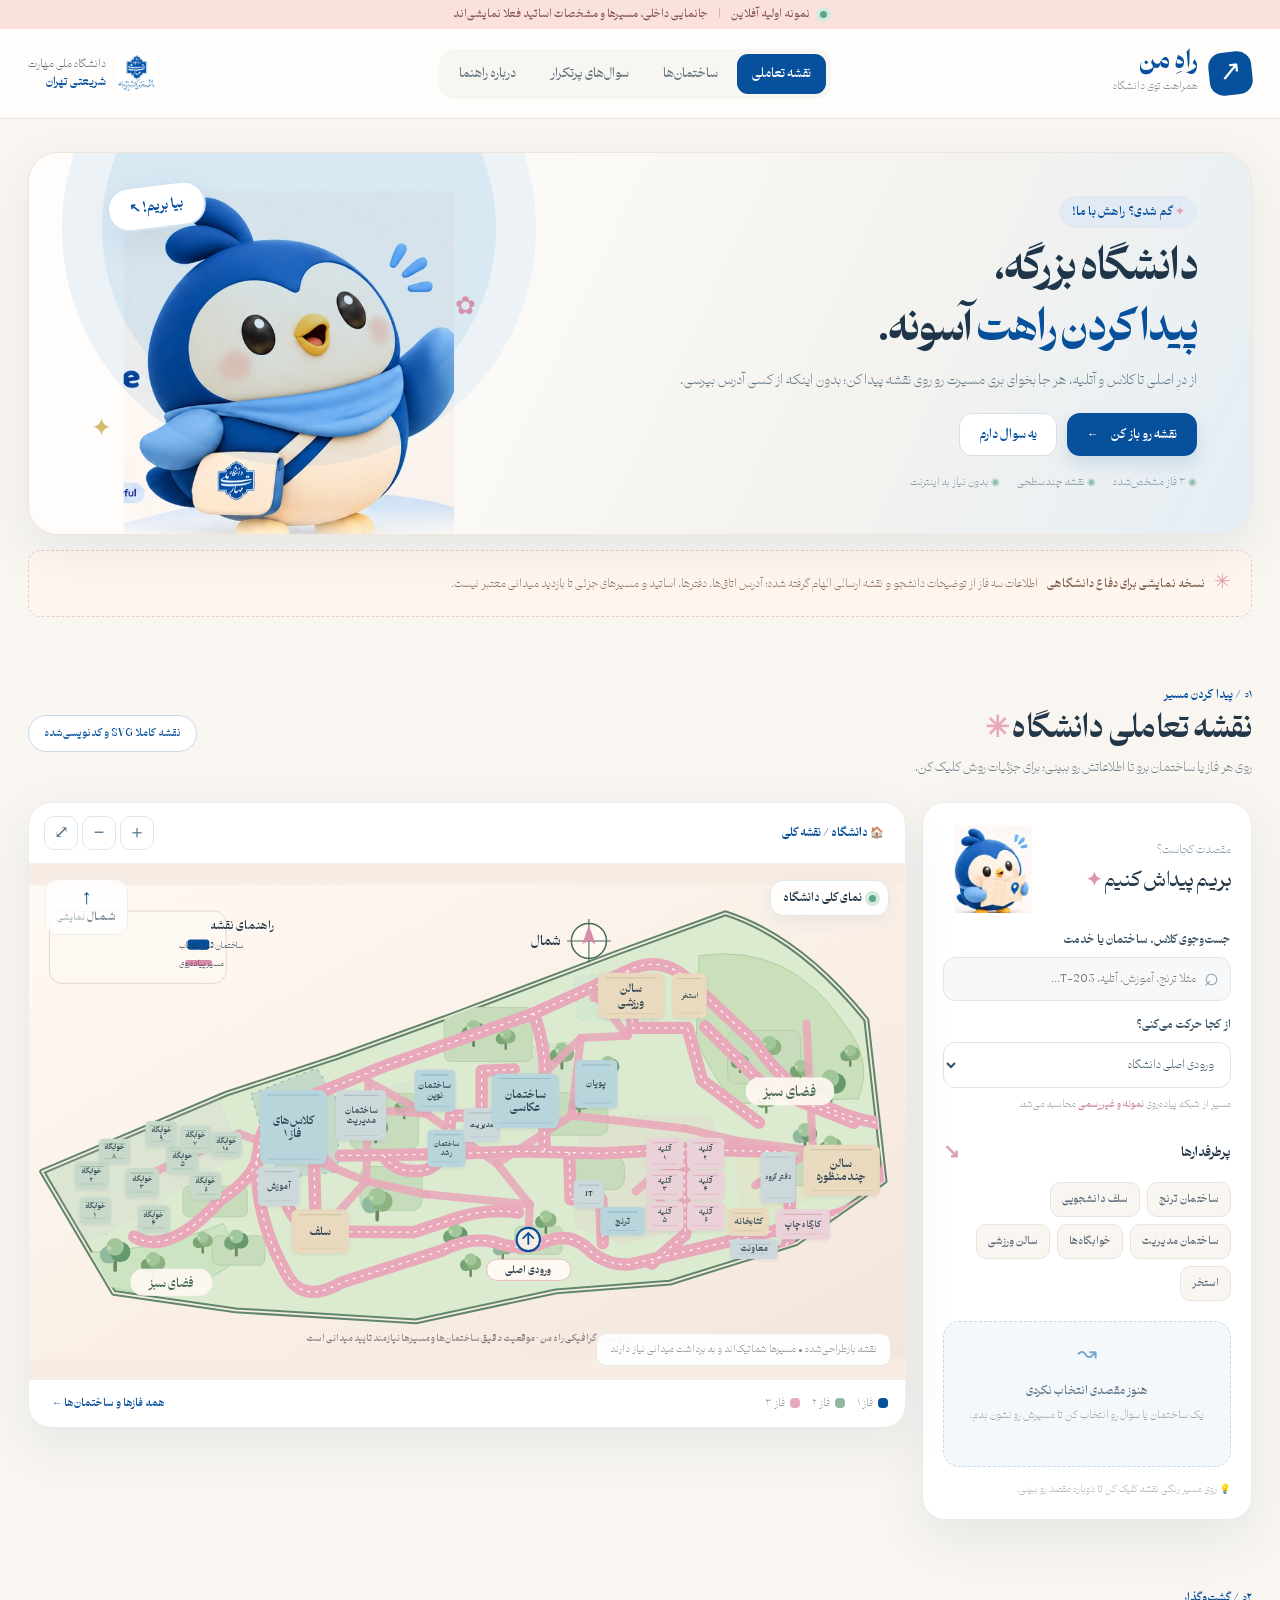
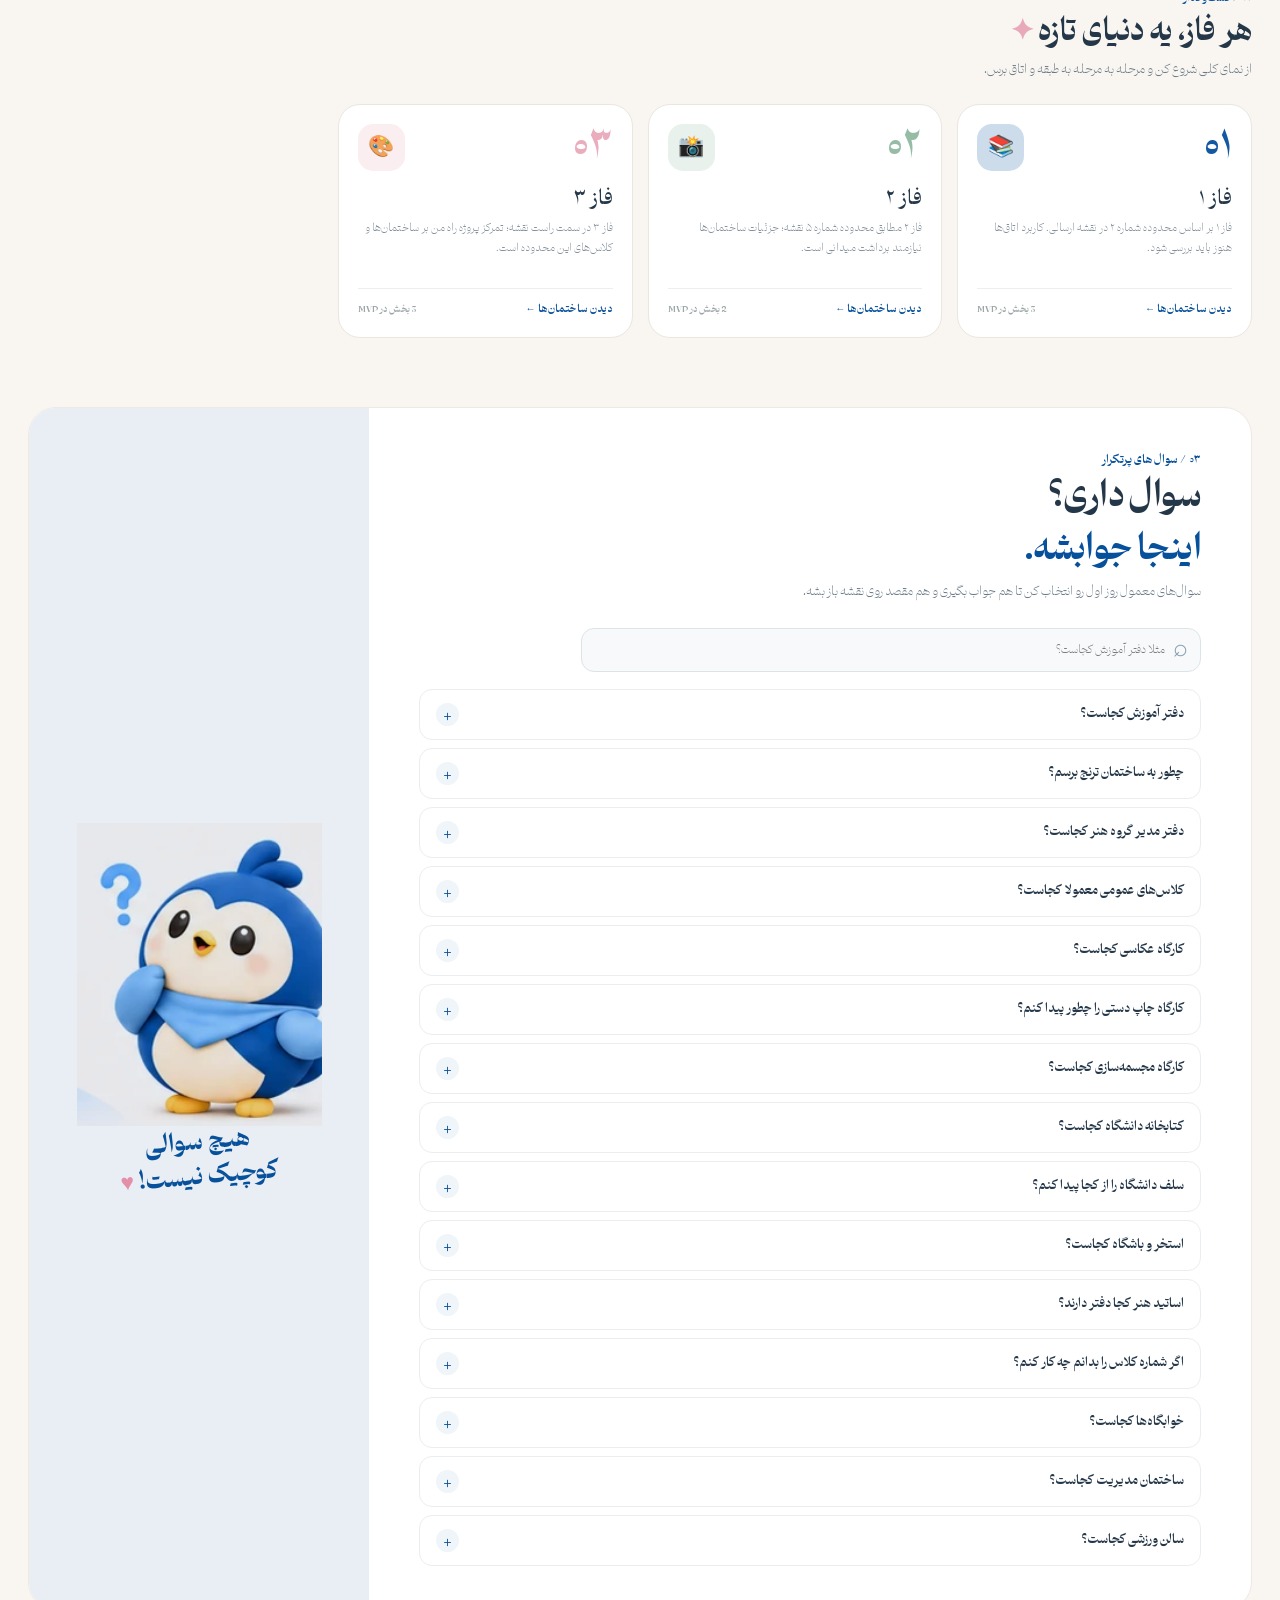
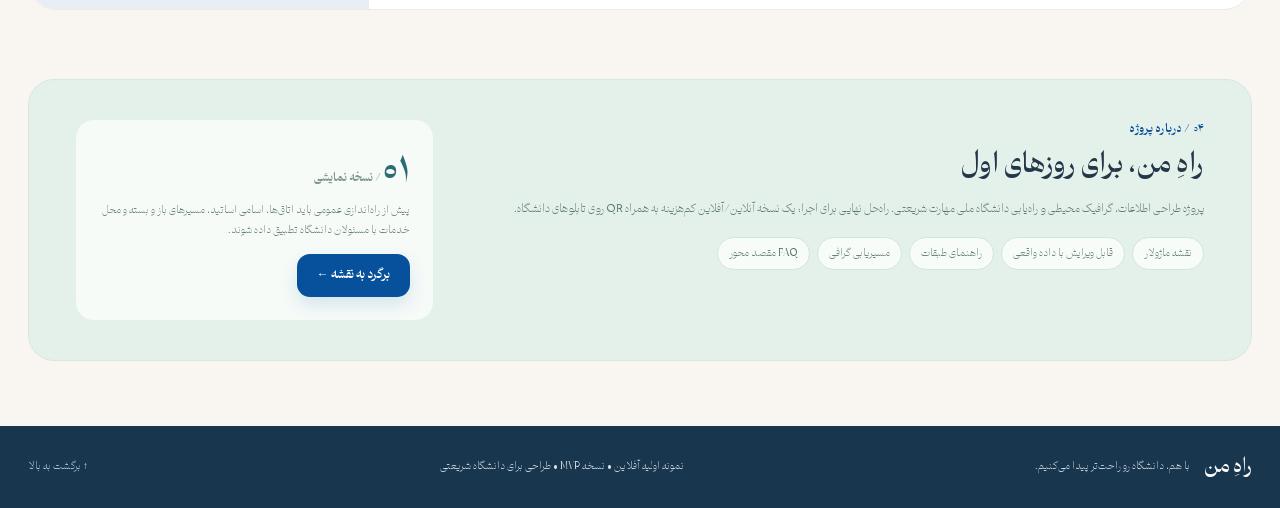
<file: index.html>
<!doctype html>
<html lang="fa" dir="rtl">
<head>
  <meta charset="utf-8">
  <meta name="viewport" content="width=device-width, initial-scale=1">
  <meta name="theme-color" content="#07509B">
  <meta name="description" content="راه من؛ راهنمای تعاملی فازها، ساختمان‌ها و کلاس‌های دانشگاه ملی مهارت شریعتی. نمونه اولیه آفلاین.">
  <title>راه من | راهنمای تعاملی دانشگاه شریعتی</title>
  <link rel="icon" href="assets/university-logo.webp" type="image/webp">
  <link rel="stylesheet" href="styles.css">
  <script src="data.js" defer></script>
  <script src="survey-2026.js" defer></script>
  <script src="campus-map-v2.js" defer></script>
  <script src="app.js" defer></script>
</head>
<body>
  <div class="offline-ribbon"><span class="live-dot"></span> نمونه اولیه آفلاین <span class="ribbon-divider">|</span> جانمایی داخلی، مسیرها و مشخصات اساتید فعلا نمایشی‌اند</div>
  <header class="site-header" id="top">
    <div class="header-inner container">
      <a class="brand" href="#home" aria-label="راه من - خانه">
        <span class="brand-mark">↗</span>
        <span class="brand-title"><strong>راهِ من</strong><small>همراهت توی دانشگاه</small></span>
      </a>
      <nav class="main-nav" aria-label="ناوبری اصلی">
        <button class="nav-link active" data-nav="map" type="button">نقشه تعاملی</button>
        <button class="nav-link" data-nav="explore" type="button">ساختمان‌ها</button>
        <button class="nav-link" data-nav="faq" type="button">سوال‌های پرتکرار</button>
        <button class="nav-link" data-nav="about" type="button">درباره راهنما</button>
      </nav>
      <div class="header-badge"><img src="assets/university-logo.webp" alt="نشان دانشگاه ملی مهارت شریعتی"><span>دانشگاه ملی مهارت<br><b>شریعتی تهران</b></span></div>
      <button class="mobile-nav-toggle" id="navToggle" type="button" aria-label="باز کردن فهرست" aria-expanded="false">☰</button>
    </div>
  </header>
  <main>
    <section class="hero container" id="home">
      <div class="hero-copy">
        <span class="eyebrow"><span class="star-small">✦</span> گم شدی؟ راهش با ما!</span>
        <h1>دانشگاه بزرگه،<br><em>پیدا کردن راهت</em> آسونه.</h1>
        <p>از درِ اصلی تا کلاس و آتلیه، هر جا بخوای بری مسیرت رو روی نقشه پیدا کن؛ بدون اینکه از کسی آدرس بپرسی.</p>
        <div class="hero-actions"><button class="btn btn-primary" id="heroMapBtn" type="button">نقشه رو باز کن <span>←</span></button><button class="btn btn-ghost" id="heroFaqBtn" type="button">یه سوال دارم</button></div>
        <div class="hero-trust"><span>◉ ۳ فاز مشخص‌شده</span><span>◉ نقشه چندسطحی</span><span>◉ بدون نیاز به اینترنت</span></div>
      </div>
      <div class="hero-art" aria-label="مسکات راهنمای دانشگاه"><div class="hero-art-orbit"></div><span class="float-star s1">✿</span><span class="float-star s2">✦</span><img src="assets/bird-guide.webp" alt="پرنده آبی راهنمای دانشگاه با کیف دارای نشان دانشگاه"><span class="bird-bubble">بیا بریم! ↖</span></div>
    </section>
    <div class="container mission-note"><span>✳</span><strong>نسخه نمایشی برای دفاع دانشگاهی</strong><span>اطلاعات سه فاز از توضیحات دانشجو و نقشه ارسالی الهام گرفته شده؛ آدرس اتاق‌ها، دفترها، اساتید و مسیرهای جزئی تا بازدید میدانی معتبر نیست.</span></div>

    <section class="section container map-section" id="map-section">
      <div class="section-head"><div><div class="section-kicker">۰۱ / پیدا کردن مسیر</div><h2>نقشه تعاملی دانشگاه <span class="heading-spark">✳</span></h2><p>روی هر فاز یا ساختمان برو تا اطلاعاتش رو ببینی؛ برای جزئیات روش کلیک کن.</p></div><span class="pill-outline">نقشه کاملا SVG و کدنویسی‌شده</span></div>
      <div class="workspace">
        <aside class="search-panel">
          <div class="panel-heading"><div><span class="panel-kicker">مقصدت کجاست؟</span><h3>بریم پیداش کنیم <span>✦</span></h3></div><img src="assets/bird-map.webp" alt="پرنده با نقشه" class="panel-bird"></div>
          <label for="searchInput" class="field-label">جست‌وجوی کلاس، ساختمان یا خدمت</label>
          <div class="search-field"><span aria-hidden="true">⌕</span><input type="search" id="searchInput" placeholder="مثلا ترنج، آموزش، آتلیه، T-203..." autocomplete="off" aria-label="جست‌وجوی مقصد"></div>
          <div class="search-results" id="searchResults" aria-live="polite"></div>
          <label for="originSelect" class="field-label">از کجا حرکت می‌کنی؟</label>
          <select id="originSelect" class="control-select" aria-label="انتخاب مبدا"></select>
          <div class="select-helper">مسیر از شبکه پیاده‌روی <b>نمونه و غیررسمی</b> محاسبه می‌شه.</div>
          <div class="quick-head"><span>پرطرفدارها</span><span class="quick-head-mark">↘</span></div>
          <div id="quickDestinations" class="quick-chips"></div>
          <div class="route-result" id="routeResult" aria-live="polite"><div class="empty-route"><span class="route-flag">↝</span><strong>هنوز مقصدی انتخاب نکردی</strong><small>یک ساختمان یا سوال رو انتخاب کن تا مسیرش رو نشون بدم.</small></div></div>
          <div class="panel-footer">💡 روی مسیر رنگی نقشه کلیک کن تا دوباره مقصد رو ببینی.</div>
        </aside>
        <div class="map-column">
          <div class="map-topbar"><div class="breadcrumbs" id="breadcrumbs"></div><div class="map-actions"><button id="zoomIn" type="button" class="icon-btn" title="بزرگ‌نمایی" aria-label="بزرگ‌نمایی">＋</button><button id="zoomOut" type="button" class="icon-btn" title="کوچک‌نمایی" aria-label="کوچک‌نمایی">−</button><button id="resetView" type="button" class="icon-btn" title="نمای کامل" aria-label="نمای کامل">⤢</button></div></div>
          <div class="map-board" id="mapBoard">
            <div class="map-floating-label" id="mapFloatingLabel"><span class="live-dot"></span> <span id="mapLevelLabel">نمای کلی دانشگاه</span></div>
            <div class="svg-stage" id="svgStage"><svg id="campusMap" viewBox="0 0 1200 650" role="img" aria-label="نقشه تصویرسازی‌شده و ماژولار SVG با ساختمان‌ها و مسیرهای پیاده قابل انتخاب"></svg></div>
            <div class="map-tooltip" id="mapTooltip" role="status" hidden></div>
            <div class="map-popup" id="mapPopup" hidden></div>
            <div class="map-bottom-hint" id="mapHint">نقشه بازطراحی‌شده • مسیرها شماتیک‌اند و به برداشت میدانی نیاز دارند</div>
            <div class="map-compass"><span>↑</span> شـمـال <small>نمایشی</small></div>
          </div>
          <div class="map-footer"><div class="legend" id="mapLegend"></div><button type="button" class="text-link" id="showAllBtn">همه فازها و ساختمان‌ها ←</button></div>
        </div>
      </div>
    </section>

    <section class="section container explore-section" id="explore-section"><div class="section-head"><div><div class="section-kicker">۰۲ / گشت‌وگذار</div><h2>هر فاز، یه دنیای تازه <span class="heading-spark">✦</span></h2><p>از نمای کلی شروع کن و مرحله به مرحله به طبقه و اتاق برس.</p></div></div><div class="phase-grid" id="phaseCards"></div></section>

    <section class="section container faq-section" id="faq-section"><div class="faq-layout"><div class="faq-main"><div class="section-kicker">۰۳ / سوال‌های پرتکرار</div><h2>سوال داری؟<br><em>اینجا جوابشه.</em></h2><p>سوال‌های معمول روز اول رو انتخاب کن تا هم جواب بگیری و هم مقصد روی نقشه باز بشه.</p><div class="faq-search-wrap"><span>⌕</span><input id="faqSearch" type="search" placeholder="مثلا دفتر آموزش کجاست؟" aria-label="جست‌وجوی سوالات متداول"></div><div id="faqList" class="faq-list"></div></div><div class="faq-decoration"><img src="assets/bird-thinking.webp" alt="پرنده راهنما در حال فکر کردن"><div class="faq-quote">هیچ سوالی<br>کوچیک نیست! <span>♥</span></div><div class="faq-pink-circle"></div></div></div></section>

    <section class="section container about-section" id="about-section"><div class="about-card"><div><div class="section-kicker">۰۴ / درباره پروژه</div><h2>راهِ من، برای روزهای اول</h2><p>پروژه طراحی اطلاعات، گرافیک محیطی و راه‌یابی دانشگاه ملی مهارت شریعتی. راه‌حل نهایی برای اجرا: یک نسخه آنلاین/آفلاین کم‌هزینه به همراه QR روی تابلوهای دانشگاه.</p><div class="feature-pills"><span>نقشه ماژولار</span><span>قابل ویرایش با داده واقعی</span><span>راهنمای طبقات</span><span>مسیریابی گرافی</span><span>FAQ مقصد محور</span></div></div><div class="about-side"><div class="about-number">۰۱<span> / نسخه نمایشی</span></div><p>پیش از راه‌اندازی عمومی باید اتاق‌ها، اسامی اساتید، مسیرهای باز و بسته و محل خدمات با مسئولان دانشگاه تطبیق داده شوند.</p><button type="button" class="btn btn-primary" id="aboutMapBtn">برگرد به نقشه ←</button></div></div></section>
  </main>
  <footer class="site-footer"><div class="container footer-inner"><div><strong>راهِ من</strong><span>با هم، دانشگاه رو راحت‌تر پیدا می‌کنیم.</span></div><span>نمونه اولیه آفلاین • نسخه MVP • طراحی برای دانشگاه شریعتی</span><a href="#top">↑ برگشت به بالا</a></div></footer>

  <dialog class="detail-dialog" id="detailDialog" aria-labelledby="detailTitle"><div class="detail-shell"><div class="detail-top"><span class="detail-eyebrow" id="detailEyebrow">جزئیات</span><button class="icon-btn" type="button" id="closeDetail" aria-label="بستن">✕</button></div><div id="detailContent"></div></div></dialog>
  <div class="toast" id="toast" role="status" aria-live="polite"></div>
</body>
</html>
</file>
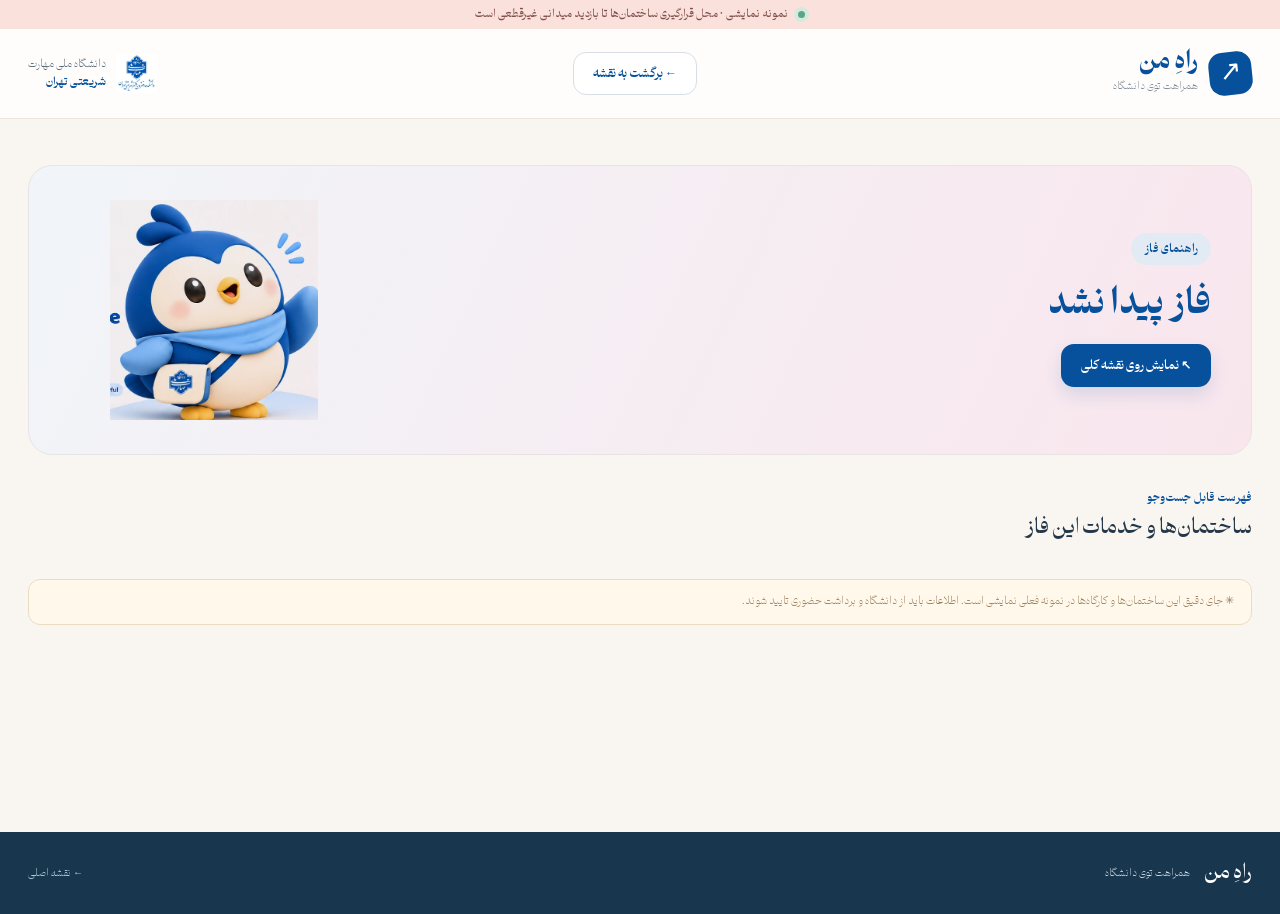
<file: phase.html>
<!doctype html><html lang="fa" dir="rtl"><head><meta charset="utf-8"><meta name="viewport" content="width=device-width,initial-scale=1"><meta name="theme-color" content="#07509B"><title>راهنمای فاز | راه من</title><link rel="icon" href="assets/university-logo.webp" type="image/webp"><link rel="stylesheet" href="styles.css"><link rel="stylesheet" href="subpages.css"><script src="data.js" defer></script>
  <script src="survey-2026.js" defer></script><script src="details.js" defer></script></head><body data-page="phase"><div class="offline-ribbon"><span class="live-dot"></span> نمونه نمایشی · محل قرارگیری ساختمان‌ها تا بازدید میدانی غیرقطعی است</div><header class="site-header"><div class="container header-inner"><a class="brand" href="index.html"><span class="brand-mark">↗</span><span class="brand-title"><strong>راهِ من</strong><small>همراهت توی دانشگاه</small></span></a><a class="btn btn-ghost" href="index.html#map-section">← برگشت به نقشه</a><div class="header-badge"><img src="assets/university-logo.webp" alt="لوگوی دانشگاه"><span>دانشگاه ملی مهارت<br><b>شریعتی تهران</b></span></div></div></header><main class="container subpage-wrap"><nav class="sub-breadcrumb" id="subCrumb"></nav><div class="phase-banner"><div><span class="eyebrow">راهنمای فاز</span><h1 id="phaseTitle"></h1><p id="phaseSummary"></p><a href="index.html#map-section" class="btn btn-primary">↖ نمایش روی نقشه کلی</a></div><img src="assets/bird-guide.webp" alt="مسکات راه من"></div><div class="sub-sec-head"><div><span class="section-kicker">فهرست قابل جست‌وجو</span><h2>ساختمان‌ها و خدمات این فاز</h2></div></div><div id="phaseBuildingCards" class="phase-buildings"></div><div class="verify-banner">✳ جای دقیق این ساختمان‌ها و کارگاه‌ها در نمونه فعلی نمایشی است. اطلاعات باید از دانشگاه و برداشت حضوری تایید شوند.</div></main><footer class="site-footer"><div class="container footer-inner"><div><strong>راهِ من</strong><span>همراهت توی دانشگاه</span></div><a href="index.html">← نقشه اصلی</a></div></footer></body></html>
</file>
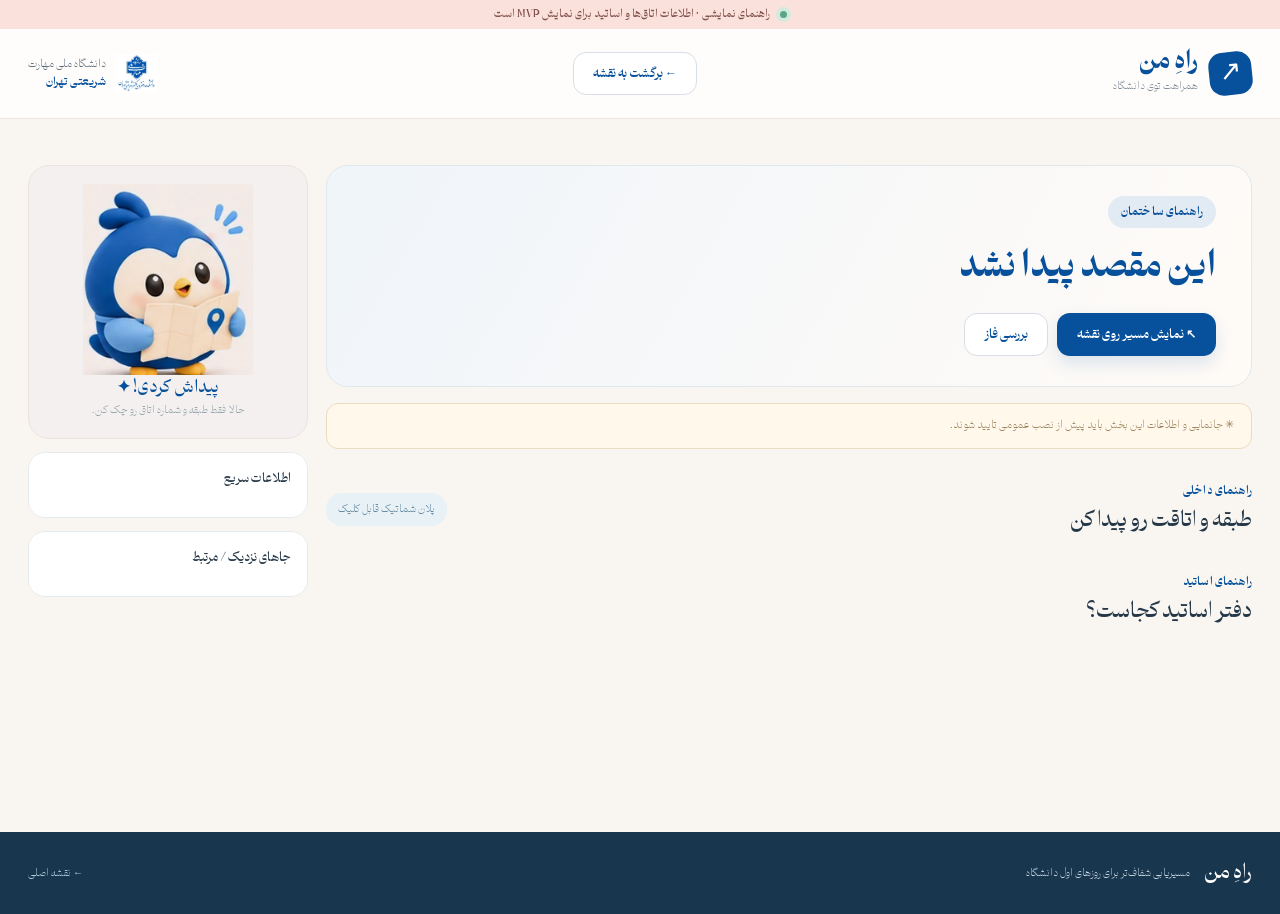
<file: place.html>
<!doctype html><html lang="fa" dir="rtl"><head><meta charset="utf-8"><meta name="viewport" content="width=device-width,initial-scale=1"><meta name="theme-color" content="#07509B"><title>جزئیات ساختمان | راه من</title><link rel="icon" href="assets/university-logo.webp" type="image/webp"><link rel="stylesheet" href="styles.css"><link rel="stylesheet" href="subpages.css"><script src="data.js" defer></script>
  <script src="survey-2026.js" defer></script><script src="details.js" defer></script></head><body data-page="place"><div class="offline-ribbon"><span class="live-dot"></span> راهنمای نمایشی · اطلاعات اتاق‌ها و اساتید برای نمایش MVP است</div><header class="site-header"><div class="container header-inner"><a class="brand" href="index.html"><span class="brand-mark">↗</span><span class="brand-title"><strong>راهِ من</strong><small>همراهت توی دانشگاه</small></span></a><a class="btn btn-ghost" href="index.html#map-section">← برگشت به نقشه</a><div class="header-badge"><img src="assets/university-logo.webp" alt="لوگوی دانشگاه"><span>دانشگاه ملی مهارت<br><b>شریعتی تهران</b></span></div></div></header><main class="container subpage-wrap"><nav class="sub-breadcrumb" id="subCrumb" aria-label="مسیر صفحه"></nav><div class="sub-layout"><article class="sub-content"><div class="sub-hero"><span class="eyebrow" id="placeEyebrow">راهنمای ساختمان</span><h1 id="placeTitle">در حال آماده‌سازی</h1><p id="placeSummary"></p><div class="sub-hero-actions"><a id="placeRoute" class="btn btn-primary" href="index.html#map-section">↖ نمایش مسیر روی نقشه</a><a id="phaseLink" class="btn btn-ghost" href="phase.html?id=p3">بررسی فاز</a></div></div><div class="verify-banner" id="verifyBanner">✳ جانمایی و اطلاعات این بخش باید پیش از نصب عمومی تایید شوند.</div><div class="sub-sec-head"><div><span class="section-kicker">راهنمای داخلی</span><h2>طبقه و اتاقت رو پیدا کن</h2></div><span class="sub-note">پلان شماتیک قابل کلیک</span></div><div id="floorSection"></div><div class="sub-sec-head faculty-anchor" id="faculty"><div><span class="section-kicker">راهنمای اساتید</span><h2>دفتر اساتید کجاست؟</h2></div></div><div id="facultySection"></div></article><aside class="sub-aside"><div class="side-bird"><img src="assets/bird-map.webp" alt="پرنده راهنما"><strong>پیداش کردی! ✦</strong><span>حالا فقط طبقه و شماره اتاق رو چک کن.</span></div><div class="side-info"><h3>اطلاعات سریع</h3><div id="placeInfo"></div></div><div class="side-info"><h3>جاهای نزدیک / مرتبط</h3><div id="nearby"></div></div></aside></div></main><footer class="site-footer"><div class="container footer-inner"><div><strong>راهِ من</strong><span>مسیریابی شفاف‌تر برای روزهای اول دانشگاه</span></div><a href="index.html">← نقشه اصلی</a></div></footer><div class="toast" id="toast" role="status" aria-live="polite"></div></body></html>
</file>
<file: styles.css>
@font-face{font-family:'Doran';src:url('assets/Doran-VF.ttf') format('truetype');font-weight:100 900;font-style:normal;font-display:swap}
:root{--blue:#07509B;--blue2:#0C65B8;--rose:#E8A9BA;--cream:#F8EDE4;--sage:#91B9A2;--navy:#243748;--ink:#243748;--muted:#697886;--white:#fff;--bg:#F9F6F1;--line:#E8E8E8;--radius:23px;--shadow:0 18px 50px rgba(30,57,73,.08);font-family:'Doran',Tahoma,Arial,sans-serif;color:var(--ink)}
*,*::before,*::after{box-sizing:border-box}html{scroll-behavior:smooth}body{margin:0;background:var(--bg);font-size:14px}button,input,select{font:inherit}button{cursor:pointer}a{color:inherit;text-decoration:none}img{max-width:100%}.container{width:min(1330px,calc(100% - 56px));margin:auto}.offline-ribbon{background:#FBE1DB;color:#82504B;min-height:29px;display:flex;align-items:center;justify-content:center;font-size:10.5px;font-weight:650;gap:10px;text-align:center;padding:4px 12px}.live-dot{display:inline-block;background:#5CA588;box-shadow:0 0 0 4px #d4eadf;width:7px;height:7px;border-radius:50%;vertical-align:middle}.ribbon-divider{opacity:.35}.site-header{height:90px;background:#fffdfb;border-bottom:1px solid #eee6de;position:relative;z-index:20}.header-inner{display:flex;height:100%;align-items:center;justify-content:space-between;gap:25px}.brand{display:flex;align-items:center;gap:11px}.brand-mark{display:grid;place-items:center;width:43px;height:43px;background:var(--blue);color:white;border-radius:14px;font-size:27px;line-height:1;transform:rotate(-6deg)}.brand-title strong{font-size:23px;line-height:1;display:block;color:var(--blue);font-weight:900}.brand-title small{font-size:10px;color:#718090}.main-nav{display:flex;gap:4px;align-items:center;background:#F8F6F2;border-radius:15px;padding:5px}.nav-link{border:0;background:transparent;padding:10px 15px;border-radius:11px;font-weight:750;color:#687783;font-size:12px}.nav-link.active,.nav-link:hover{background:var(--blue);color:white}.header-badge{display:flex;align-items:center;gap:10px;font-size:10.5px;line-height:1.7;color:#516473}.header-badge img{width:41px;height:43px;object-fit:contain}.header-badge b{color:var(--blue);font-weight:850}.mobile-nav-toggle{display:none;background:var(--blue);border:0;color:white;border-radius:10px;padding:8px 13px;font-size:18px}
.hero{margin-top:33px;background:linear-gradient(115deg,#fffdfb 25%,#F5F3EE 65%,#E5EEF5 100%);min-height:342px;overflow:hidden;border-radius:30px;display:grid;grid-template-columns:1.15fr .85fr;border:1px solid #eee6dc;position:relative;box-shadow:var(--shadow)}.hero-copy{padding:43px 54px;z-index:2}.eyebrow,.section-kicker{font-size:11px;color:var(--blue);font-weight:850;letter-spacing:.15px}.eyebrow{background:#E2EAF4;border-radius:30px;padding:7px 13px;display:inline-block}.star-small{color:#E6A0B6}.hero h1{font-size:clamp(29px,3.1vw,47px);font-weight:900;line-height:1.53;margin:11px 0 8px;letter-spacing:-1.7px;color:#1F364A}.hero h1 em,.faq-main h2 em{color:var(--blue);font-style:normal}.hero p{max-width:590px;line-height:2;font-size:13px;color:#5F7382;margin:0}.hero-actions{margin-top:19px;display:flex;gap:10px}.btn{border-radius:13px;border:1px solid transparent;display:inline-flex;gap:12px;align-items:center;justify-content:center;min-height:43px;padding:10px 19px;font-weight:800;font-size:12px;transition:.2s}.btn-primary{background:var(--blue);color:white;box-shadow:0 8px 18px #07509B22}.btn-primary:hover{background:#0d68b8;transform:translateY(-2px)}.btn-ghost{border-color:#D7DEE6;background:white;color:var(--blue)}.btn-ghost:hover{border-color:var(--blue)}.hero-trust{margin-top:18px;display:flex;gap:17px;font-size:10px;color:#7A8B97}.hero-trust span::first-letter{color:#8DBCAA}.hero-art{position:relative;min-height:335px;display:grid;place-items:center}.hero-art-orbit{position:absolute;width:76%;aspect-ratio:1;border-radius:50%;background:#D8E9F4;right:10%;top:-32%;box-shadow:0 0 0 40px #ECF2F5}.hero-art img{position:absolute;height:350px;max-width:none;object-fit:contain;right:50%;transform:translateX(50%);bottom:-7px;mix-blend-mode:multiply;mask-image:linear-gradient(to bottom,black 0%,black 90%,transparent 100%)}.bird-bubble{position:absolute;top:31px;left:15%;color:var(--blue);background:white;border:2px solid #d1e3f2;padding:10px 20px;border-radius:22px;font-size:13px;font-weight:900;transform:rotate(-7deg);box-shadow:0 12px 35px #12314D13}.float-star{position:absolute;color:#D891AA;font-size:25px;z-index:1}.s1{top:35%;right:14%}.s2{top:67%;left:12%;color:#D6B96B}.mission-note{margin-top:15px;display:flex;align-items:center;gap:9px;padding:14px 20px;border:1px dashed #E7CEBF;background:#FFF7EF;border-radius:13px;color:#876B59;font-size:11px;line-height:1.85}.mission-note strong{color:#775343;white-space:nowrap}.mission-note>span:first-child{font-size:20px;color:#E3A0B4}
.section{scroll-margin-top:30px;margin-top:69px}.section-head{display:flex;align-items:center;justify-content:space-between;gap:20px;margin-bottom:22px}.section-head h2,.faq-main h2{font-size:29px;line-height:1.6;letter-spacing:-.6px;margin:3px 0 2px;font-weight:900}.section-head p,.faq-main>p{font-size:12px;color:var(--muted);margin:0;line-height:2}.heading-spark{color:#E8A9BA}.pill-outline{font-size:10px;font-weight:760;border:1px solid #C9D9E4;background:white;color:var(--blue);border-radius:30px;padding:9px 15px;white-space:nowrap}.workspace{display:grid;grid-template-columns:330px minmax(0,1fr);gap:16px;align-items:start}.search-panel,.map-column{border:1px solid #EBECEC;background:white;border-radius:23px;box-shadow:var(--shadow);overflow:hidden}.search-panel{padding:20px;min-height:669px}.panel-heading{height:93px;display:flex;justify-content:space-between;align-items:center}.panel-heading h3{font-size:19px;letter-spacing:-.5px;margin:4px 0;color:var(--navy)}.panel-heading h3 span{color:#DE95AE}.panel-kicker{font-size:11px;color:#8698A3}.panel-bird{width:100px;height:88px;object-fit:contain;mix-blend-mode:multiply}.field-label{display:block;font-size:11px;font-weight:850;color:#3C5567;margin:15px 0 8px}.search-field{display:flex;align-items:center;background:#F6F8F9;border:1px solid #E0E7EA;border-radius:12px;padding:0 11px}.search-field:focus-within{border-color:var(--blue);box-shadow:0 0 0 3px #07509B0E}.search-field span,.faq-search-wrap>span{font-size:25px;color:#8A9EAC}.search-field input,.faq-search-wrap input{width:100%;border:0;background:transparent;outline:none;padding:12px 8px;font-size:11px;color:var(--navy)}.search-results{max-height:195px;overflow:auto}.search-result{border:0;background:#fff;display:flex;width:100%;justify-content:space-between;align-items:center;text-align:right;border-radius:10px;padding:10px 8px;margin-top:5px;color:#294759;gap:6px}.search-result:hover,.search-result:focus-visible{background:#EDF5F9;outline:0}.search-result small{color:#97A2AD;font-size:10px}.search-result strong{font-size:11px}.control-select{width:100%;background:white;border:1px solid #DCE4E7;border-radius:12px;padding:12px;color:#305065;font-size:11px;outline-color:var(--blue)}.select-helper{font-size:9.5px;color:#89959B;margin:8px 0 5px;line-height:1.8}.select-helper b{color:#CB8197}.quick-head{display:flex;justify-content:space-between;align-items:center;margin:23px 0 12px;font-size:12px;font-weight:900}.quick-head-mark{font-size:20px;color:#D4A2AF}.quick-chips{display:flex;gap:7px;flex-wrap:wrap}.quick-chip{background:#F9F5F0;border:1px solid #EBE3DD;border-radius:10px;color:#536476;font-size:10px;padding:8px 11px;font-weight:700}.quick-chip:hover{background:#E5EFF8;border-color:#C7D9EC;color:var(--blue)}.route-result{border-radius:16px;background:#F5F8FB;border:1px dashed #C9D9E7;margin-top:20px;min-height:146px;padding:13px}.empty-route{display:flex;flex-direction:column;align-items:center;text-align:center;gap:7px;color:#597185}.empty-route strong{font-size:11px}.empty-route small{font-size:10px;line-height:1.8;color:#8999A3}.route-flag{font-size:24px;color:#79A9CC}.route-result.active{background:#EDF6F2;border-color:#B9D6C6}.route-header{display:flex;gap:8px;align-items:center;margin-bottom:8px}.route-header .route-icon{font-size:21px}.route-header h4{font-size:12px;margin:0}.route-header small{display:block;font-size:10px;color:#668071}.route-dash{display:grid;grid-template-columns:1fr auto 1fr;align-items:center;gap:6px;font-size:10px;color:#395F65;font-weight:760}.route-dash span:nth-child(2){color:#81B39C}.route-steps{border-top:1px solid #D9E8E2;margin-top:12px;padding-top:9px;font-size:10px;line-height:1.9;color:#546879}.route-result button{border:0;background:var(--blue);color:white;font-size:10px;border-radius:9px;padding:8px 13px;margin-top:8px}.panel-footer{color:#A0ABB1;font-size:9.5px;line-height:1.9;margin-top:14px}.map-column{padding:0}.map-topbar{height:61px;display:flex;justify-content:space-between;align-items:center;padding:9px 15px;border-bottom:1px solid #EDF0F1;gap:9px}.breadcrumbs{display:flex;gap:3px;align-items:center;flex-wrap:wrap}.crumb{border:0;background:transparent;color:#8797A4;font-size:11px;padding:6px}.crumb.active{font-weight:900;color:var(--blue)}.crumb:hover{text-decoration:underline;color:var(--blue)}.crumb-sep{color:#B3C2CB}.map-actions{display:flex;gap:4px}.icon-btn{height:34px;width:34px;border-radius:10px;border:1px solid #DDE6EB;background:white;color:#4D7088;font-size:18px;display:grid;place-items:center}.icon-btn:hover{border-color:var(--blue);color:var(--blue);background:#F6FAFD}.map-board{position:relative;min-height:516px;background:linear-gradient(145deg,#F8FCF9,#F3F9FB 50%,#FFF9F2);overflow:hidden;isolation:isolate}.svg-stage{width:100%;height:516px;display:flex;justify-content:center;align-items:center;overflow:hidden;touch-action:pan-x pan-y}.svg-stage svg{width:100%;height:100%;display:block}.map-floating-label{position:absolute;top:16px;right:16px;background:#ffffffec;padding:8px 12px;border-radius:13px;border:1px solid #DEE8EA;color:var(--navy);font-weight:850;font-size:11px;z-index:4;box-shadow:0 4px 18px #174A6A12}.map-floating-label .live-dot{margin-left:5px}.map-compass{position:absolute;top:15px;left:16px;font-size:10px;font-weight:850;color:#758794;text-align:center;background:#ffffffcf;border:1px solid #EEF0F0;padding:8px 11px;border-radius:13px;z-index:3}.map-compass span{display:block;font-size:21px;color:var(--blue);line-height:1}.map-compass small{font-size:8px;color:#ADB8BD}.map-bottom-hint{position:absolute;bottom:14px;right:14px;background:#ffffffec;border:1px solid #E3E8E9;border-radius:10px;font-size:9.5px;color:#76848D;padding:8px 13px;z-index:4;max-width:80%}.map-tooltip{position:absolute;pointer-events:none;z-index:15;width:228px;padding:12px 14px;border-radius:13px;background:#243748;color:white;text-align:right;box-shadow:0 13px 30px #10263C38;line-height:1.7;font-size:10px}.map-tooltip strong{display:block;font-size:12px;margin-bottom:4px;color:white}.map-tooltip small{color:#D2E4EF;line-height:1.7;display:block}.map-popup{position:absolute;z-index:12;background:#fff;border:2px solid #B5CFE3;box-shadow:0 16px 40px #27436131;border-radius:16px;padding:12px 13px 11px;width:214px;transform:translate(-50%,calc(-100% - 22px));text-align:right}.map-popup strong{font-size:12px;display:block;color:var(--blue)}.map-popup small{font-size:10px;line-height:1.6;display:block;color:#6F8191;margin:6px 0}.map-popup button{border:0;background:#07509B;color:white;border-radius:9px;padding:7px 10px;font-size:10px;font-weight:800}.map-popup .popup-close{position:absolute;top:5px;left:5px;border:0;background:#F2F5F7;color:#536476;width:22px;height:22px;padding:0}.map-footer{display:flex;justify-content:space-between;align-items:center;padding:14px 17px;gap:10px;flex-wrap:wrap}.legend{display:flex;align-items:center;gap:12px;flex-wrap:wrap}.legend-item{display:flex;align-items:center;gap:5px;font-size:10px;color:#798B92}.legend-dot{width:10px;height:10px;border-radius:4px;display:inline-block}.text-link{border:0;background:none;color:var(--blue);font-size:10px;font-weight:850}.text-link:hover{text-decoration:underline}
/* code drawn SVG map */
.campus-outline{fill:#E5F0E5;stroke:#9FB79C;stroke-width:5;stroke-linejoin:round}.campus-internal{fill:none;stroke:#FFFDFC;stroke-width:31;stroke-linecap:round;stroke-linejoin:round}.campus-internal-center{fill:none;stroke:#D3DADD;stroke-width:1.6;stroke-linecap:round;stroke-linejoin:round;stroke-dasharray:4 10}.green-plot{fill:#CFE5C3;stroke:#B4D4B0;stroke-width:1.5}.grass-tree{fill:#8DC59A;stroke:#5B9F74;stroke-width:1}.grass-tree.dark{fill:#6FAF8B}.phase-region{stroke-width:2.5;stroke-linejoin:round;cursor:pointer;transition:filter .15s,opacity .15s}.phase-region:hover,.phase-region:focus-visible{filter:brightness(1.08) saturate(1.1);outline:none;stroke:var(--blue);stroke-width:4.5}.phase-caption-bg{fill:#fffffff2;stroke:#E2E7E9;stroke-width:1}.phase-label{font-weight:900;fill:var(--navy);font-size:19px;pointer-events:none}.phase-mini{fill:#6A7F89;font-size:13px;pointer-events:none}.svg-building{cursor:pointer;stroke:#fff;stroke-width:4;filter:drop-shadow(0 6px 6px #23462B26);transition:filter .2s,stroke .2s}.svg-building:hover,.svg-building:focus-visible,.svg-building.active{stroke:#243748;stroke-width:5;filter:drop-shadow(0 6px 8px #07509B66);outline:none}.building-roof{pointer-events:none;fill:none;stroke:#FFFFFFAA;stroke-width:2}.building-label{font-size:12px;fill:#223C4C;font-weight:900;pointer-events:none;paint-order:stroke;stroke:white;stroke-width:3.3;stroke-linejoin:round}.route-line-halo{fill:none;stroke:white;stroke-width:16;stroke-linecap:round;stroke-linejoin:round}.route-line{fill:none;stroke:#07509B;stroke-width:8;stroke-linecap:round;stroke-linejoin:round;stroke-dasharray:12 9;animation:routeDash 1s linear infinite;filter:drop-shadow(0 1px 2px #07509B65)}@keyframes routeDash{to{stroke-dashoffset:-42}}.route-circle{fill:#07509B;stroke:white;stroke-width:5}.route-circle.destination{fill:#E8A9BA;stroke:#fff;stroke-width:5}.route-label{font-size:15px;fill:white;font-weight:900;pointer-events:none}.svg-icon{font-family:'Noto Kufi Arabic',sans-serif;font-size:17px;pointer-events:none}.map-zoom-message{font-size:19px;fill:#2A5368;font-weight:900;pointer-events:none}
.phase-grid{display:grid;grid-template-columns:repeat(4,1fr);gap:15px}.phase-card{border:1px solid #EAE6E0;background:#fff;padding:19px;border-radius:22px;transition:.2s;position:relative;overflow:hidden;min-height:228px}.phase-card:hover{transform:translateY(-4px);box-shadow:var(--shadow)}.phase-card-top{display:flex;align-items:center;justify-content:space-between;margin-bottom:12px}.phase-number{font-size:38px;color:var(--phase);opacity:.95;font-weight:900;line-height:1}.phase-icon{height:47px;width:47px;border-radius:15px;background:var(--phaseSoft);display:grid;place-items:center;font-size:21px}.phase-card h3{font-size:19px;margin:7px 0 2px}.phase-card p{font-size:10.5px;color:#7A8893;line-height:1.85;min-height:57px;margin:4px 0 12px}.phase-card-foot{display:flex;align-items:center;justify-content:space-between;border-top:1px solid #ECEEF0;padding-top:12px;font-size:10px;color:var(--blue);font-weight:850}.phase-card-foot small{color:#9CA6A9;font-size:9px}.phase-card button{border:0;background:transparent;color:inherit;font-size:inherit;font-weight:inherit;padding:0}.phase-card:hover .phase-card-foot{color:#185F9D}
.faq-layout{display:grid;grid-template-columns:1fr 340px;background:#fff;border-radius:28px;overflow:hidden;border:1px solid #EFE8E3;min-height:520px}.faq-main{padding:43px 50px}.faq-main h2{font-size:33px}.faq-main>p{max-width:550px}.faq-search-wrap{display:flex;align-items:center;border:1px solid #DCE4E8;border-radius:13px;background:#F7F9FB;margin:24px 0 17px;padding:0 12px;max-width:620px}.faq-list{display:flex;flex-direction:column;gap:8px}.faq-item{border-radius:13px;border:1px solid #ECEDF0;overflow:hidden;background:#fff}.faq-item[open]{background:#FBFDFD;border-color:#D5E2EA}.faq-item summary{list-style:none;cursor:pointer;display:flex;align-items:center;justify-content:space-between;gap:10px;font-size:12px;font-weight:850;padding:13px 16px}.faq-item summary::-webkit-details-marker{display:none}.faq-plus{width:23px;height:23px;border-radius:50%;background:#EFF5F8;display:grid;place-items:center;color:var(--blue);font-size:16px;flex:none}.faq-item[open] .faq-plus{transform:rotate(45deg);background:#DDE9F4}.faq-answer{padding:0 16px 14px;color:#657786;font-size:10.5px;line-height:2}.faq-answer button{margin-top:10px;display:inline-flex;align-items:center;gap:8px;border:0;border-radius:10px;color:white;background:var(--blue);padding:9px 12px;font-weight:800;font-size:10px}.faq-decoration{background:#E8EEF4;position:relative;overflow:hidden;display:flex;align-items:center;justify-content:center;flex-direction:column}.faq-decoration img{position:relative;z-index:2;width:245px;max-width:85%;mix-blend-mode:multiply}.faq-quote{position:relative;z-index:3;font-size:23px;color:var(--blue);font-weight:900;text-align:center;line-height:1.5;transform:rotate(-5deg)}.faq-quote span{color:#E48FA8}.faq-pink-circle{position:absolute;inset:auto -20% -45% -20%;height:350px;border-radius:50%;background:#F0C6D1;opacity:.7}.about-card{padding:40px 47px;background:#E4F0EA;border-radius:26px;display:grid;grid-template-columns:1.35fr .65fr;gap:30px;border:1px solid #D7E9DF}.about-card h2{font-size:26px;margin:6px 0 8px}.about-card p{font-size:11px;line-height:2;color:#5E7771}.feature-pills{display:flex;gap:7px;flex-wrap:wrap;margin-top:17px}.feature-pills span{font-size:10px;background:#F7FCF9;border:1px solid #D3E5D8;border-radius:30px;padding:7px 11px;color:#587467}.about-side{background:#F6FBF8;border-radius:18px;padding:23px}.about-number{font-size:35px;font-weight:900;color:#2B6B75}.about-number span{font-size:11px;color:#7F988A}.about-side p{font-size:10px;line-height:2;margin:0 0 13px}.site-footer{background:#19364F;color:#DBE7EF;margin-top:65px}.footer-inner{padding:25px 0;display:flex;justify-content:space-between;align-items:center;gap:12px;font-size:10px}.footer-inner>div{display:flex;gap:14px;align-items:center}.footer-inner strong{font-size:19px;color:#fff}.footer-inner a{color:#B9DDE4}
/* modal detail */
.detail-dialog{width:min(940px,calc(100vw - 36px));max-height:min(91vh,970px);border:0;border-radius:25px;padding:0;box-shadow:0 30px 90px #071F37A0;overflow:auto;background:white;color:var(--ink);direction:rtl}.detail-dialog::backdrop{background:#152E40A8;backdrop-filter:blur(4px)}.detail-shell{padding:27px}.detail-top{display:flex;justify-content:space-between;align-items:center}.detail-eyebrow{color:#7993A4;font-size:10px;font-weight:850}.detail-head{display:grid;grid-template-columns:1fr auto;align-items:center;gap:20px;padding:10px 0 23px;border-bottom:1px solid #E9EEF0}.detail-title{font-size:27px;font-weight:900;margin:0 0 6px;color:var(--blue)}.detail-summary{color:#65798C;font-size:11px;line-height:2;max-width:690px;margin:0}.demo-flag{display:inline-block;color:#A77244;background:#FFF1DC;padding:6px 11px;border-radius:30px;font-size:9px;margin-top:7px}.detail-head-icon{width:80px;height:80px;display:grid;place-items:center;border-radius:22px;background:#E8F0F7;font-size:37px}.detail-actions{display:flex;gap:9px;flex-wrap:wrap;margin:16px 0 21px}.detail-tabs{display:flex;gap:7px;border-bottom:1px solid #E4EDEF;padding-bottom:9px}.detail-tab{border:1px solid transparent;background:#F4F7F8;border-radius:10px;padding:9px 13px;color:#657C8E;font-size:11px;font-weight:850}.detail-tab.active{background:var(--blue);color:white}.detail-section{padding-top:16px}.detail-section h4{margin:0 0 9px;font-size:14px}.detail-section p{font-size:10px;color:#7B8D98;line-height:1.9}.floor-tabs{display:flex;gap:8px;flex-wrap:wrap;margin:14px 0}.floor-tab{border:1px solid #D8E2E7;background:white;color:#5C7281;border-radius:10px;font-size:11px;padding:8px 13px}.floor-tab.active{background:#E6F0F7;border-color:#93BDDB;color:var(--blue);font-weight:850}.floor-svg-box{background:#F9FBFC;border:1px solid #DCE8EC;border-radius:15px;overflow:hidden}.floor-svg-box svg{width:100%;height:auto;display:block}.floor-room{cursor:pointer;stroke:#fff;stroke-width:4;transition:.2s}.floor-room:hover,.floor-room.active{stroke:var(--blue);stroke-width:5;filter:drop-shadow(0 3px 5px #07509B40)}.floor-room-label{font-size:14px;fill:#2B4B5D;font-weight:900;pointer-events:none}.floor-room-code{font-size:11px;fill:#627988;pointer-events:none}.room-cards{display:grid;grid-template-columns:repeat(3,1fr);gap:9px;margin-top:13px}.room-card{background:#FAFCFD;border:1px solid #E4ECF0;border-radius:12px;padding:12px;text-align:right;cursor:pointer}.room-card:hover{border-color:#8DB8D6;background:#EDF6FC}.room-card strong{display:block;font-size:11px;color:#2F516A}.room-card small{display:block;color:#90A2AA;font-size:10px}.faculty-grid{display:grid;grid-template-columns:repeat(2,1fr);gap:10px}.faculty-person{padding:15px;background:#F8FAFB;border:1px solid #E2EBF0;border-radius:14px;display:flex;align-items:flex-start;gap:11px}.faculty-avatar{background:#F2D7DF;color:var(--blue);width:41px;height:41px;display:grid;place-items:center;flex:none;border-radius:13px;font-size:21px}.faculty-person h4{margin:0 0 3px;font-size:12px}.faculty-person small{color:#8295A1;display:block;font-size:10px;line-height:1.8}.notice-box{background:#FFF6E8;border:1px solid #EFDDC2;padding:12px 15px;border-radius:12px;font-size:10px;line-height:1.9;color:#9A7547;margin:12px 0}.location-features{display:flex;gap:7px;flex-wrap:wrap;margin:8px 0}.location-features span{font-size:10px;color:#5B7987;background:#EEF6F9;border:1px solid #DEEAF0;border-radius:9px;padding:8px 11px}.toast{position:fixed;bottom:25px;left:25px;background:#203E55;color:white;font-size:12px;padding:13px 18px;border-radius:12px;box-shadow:0 10px 30px #0C2D45A0;z-index:100;opacity:0;transform:translateY(20px);pointer-events:none;transition:.25s;max-width:320px;line-height:1.9}.toast.show{opacity:1;transform:translateY(0)}
@media(max-width:1100px){.container{width:calc(100% - 40px)}.workspace{grid-template-columns:300px minmax(0,1fr)}.hero-copy{padding:38px 38px}.phase-grid{grid-template-columns:repeat(2,1fr)}}
@media(max-width:840px){.site-header{height:75px}.header-badge{display:none}.main-nav{display:none;position:absolute;top:74px;left:15px;right:15px;background:white;border:1px solid #E1E8EB;box-shadow:var(--shadow);z-index:30;flex-direction:column;padding:10px}.main-nav.open{display:flex}.main-nav .nav-link{width:100%;text-align:center}.mobile-nav-toggle{display:block}.workspace{grid-template-columns:1fr}.search-panel{min-height:auto}.map-column{order:-1}.svg-stage{height:470px}.map-board{min-height:470px}.hero{grid-template-columns:1fr 240px;min-height:320px}.hero-copy{padding:29px}.hero-art img{height:285px}.hero-art-orbit{width:320px;height:320px;top:5%}.faq-layout{grid-template-columns:1fr 240px}.faq-main{padding:30px}.faq-decoration img{width:210px}}
@media(max-width:580px){.container{width:calc(100% - 24px)}.offline-ribbon{font-size:9px}.ribbon-divider{display:none}.header-inner{gap:10px}.hero{display:flex;flex-direction:column-reverse;margin-top:14px;border-radius:21px;min-height:unset}.hero-art{height:195px;min-height:195px}.hero-art img{height:243px;bottom:-24px}.hero-art-orbit{height:250px;width:250px;right:50%;transform:translateX(50%);top:-85px}.bird-bubble{top:18px;left:8%;font-size:10px}.hero-copy{padding:19px 20px 25px}.hero h1{font-size:29px;margin:6px 0}.hero p{font-size:11px}.hero-actions{margin-top:17px}.hero-trust{gap:9px;flex-wrap:wrap;font-size:9px}.mission-note{align-items:flex-start;flex-wrap:wrap;font-size:10px;padding:9px 13px}.mission-note strong{white-space:normal}.section{margin-top:42px}.section-head{align-items:start}.section-head h2{font-size:23px}.section-head p{font-size:10px}.pill-outline{display:none}.map-topbar{min-height:58px;height:auto}.breadcrumbs{gap:0}.crumb{font-size:9px;padding:5px}.map-actions .icon-btn{width:29px;height:29px}.svg-stage{height:345px}.map-board{min-height:345px}.map-floating-label{font-size:9px;top:9px;right:9px;padding:6px 9px}.map-compass{top:10px;left:9px;font-size:8px;padding:5px 8px}.map-compass span{font-size:17px}.map-bottom-hint{font-size:8px;right:9px;bottom:7px}.map-footer{padding:10px}.legend{gap:8px}.legend-item{font-size:8px}.phase-grid{grid-template-columns:1fr 1fr;gap:9px}.phase-card{padding:13px;min-height:225px;border-radius:16px}.phase-card h3{font-size:15px}.phase-card p{font-size:9px}.phase-card-foot{font-size:9px}.phase-card-foot small{display:none}.phase-number{font-size:28px}.phase-icon{width:34px;height:34px;font-size:17px}.faq-layout{display:flex;flex-direction:column-reverse}.faq-main{padding:23px 18px}.faq-main h2{font-size:26px}.faq-decoration{height:140px;flex-direction:row;gap:15px}.faq-decoration img{width:140px}.faq-quote{font-size:18px}.faq-pink-circle{height:170px;bottom:-140px}.about-card{grid-template-columns:1fr;padding:20px;gap:10px}.about-card h2{font-size:22px}.footer-inner{flex-direction:column;align-items:start}.footer-inner>div{flex-direction:column;align-items:start;gap:2px}.detail-shell{padding:16px}.detail-head{grid-template-columns:1fr auto}.detail-title{font-size:22px}.detail-head-icon{height:52px;width:52px;font-size:23px}.faculty-grid{grid-template-columns:1fr}.room-cards{grid-template-columns:1fr 1fr}.map-popup{width:190px}.map-tooltip{width:170px}}
@media(prefers-reduced-motion:reduce){html{scroll-behavior:auto}*,*::before,*::after{animation-duration:.01ms!important;transition-duration:.01ms!important}}
/* A map larger than the phone viewport is intentional: map labels remain legible.
   The SVG can be panned horizontally by touch while staying a real UI component. */
@media(max-width:580px){.svg-stage{height:391px;justify-content:flex-start;overflow-x:auto;overflow-y:hidden;direction:ltr;scrollbar-width:thin;scrollbar-color:#A8C9DA transparent}.map-board{min-height:391px}.svg-stage svg{width:720px;min-width:720px;max-width:none;height:391px;flex:none}.map-bottom-hint{max-width:calc(100% - 20px);font-size:8px}}

/* Survey 2026-11: accessible hover and focus for interactive SVG zones. */
.campus-zone polygon{transition:fill-opacity .18s ease,stroke-width .18s ease,filter .18s ease}
.campus-zone:hover polygon,.campus-zone:focus-visible polygon,.campus-zone.active polygon{fill-opacity:.76;stroke-width:5;filter:drop-shadow(0 5px 5px #07509B22)}
.campus-zone:focus-visible{outline:none}
.campus-zone:focus-visible circle{stroke:#243748;stroke-width:5}

/* Rah-e-Man | v2 illustrated campus map · native SVG, no raster overlays */
.map-board{background:#F8EDE4}
.map-building{cursor:pointer;outline:none}
.map-building .map-building-body{
 stroke:none;stroke-width:0;
 filter:drop-shadow(0 2px 2px #36546A17);
 transition:filter .18s ease,opacity .18s ease
}
.map-building .map-building-roof{opacity:.68;transition:opacity .18s ease}
.map-building .map-building-text{
 fill:#314953;font-family:inherit;font-weight:850;
 letter-spacing:0;direction:rtl;unicode-bidi:plaintext;pointer-events:none
}
.map-building:hover .map-building-body,
.map-building:focus-visible .map-building-body,
.map-building.active .map-building-body{
 stroke:none;stroke-width:0;
 filter:brightness(1.055) drop-shadow(0 4px 5px #36546A2A)
}
.map-building:hover .map-building-roof,
.map-building:focus-visible .map-building-roof{opacity:.95}
.map-building:focus-visible .map-building-body{
 stroke:none;filter:brightness(1.06) drop-shadow(0 0 5px #07509B88)
}
.campus-zone polygon{transition:fill-opacity .18s,stroke-opacity .18s;cursor:pointer}
.campus-zone:hover polygon,.campus-zone:focus-visible polygon,.campus-zone.active polygon{
fill-opacity:.19;stroke-width:3;stroke-opacity:.65;filter:none;outline:none
}
.map-tree,.garden-plot,.map-pedestrian,.map-pedestrian-center{pointer-events:none}
.garden-plot{fill:#C7DCBB;stroke:#B2CEA9;stroke-width:1.2}
.map-pedestrian{fill:none;stroke:#E8A9BA;stroke-width:17;stroke-linecap:round;stroke-linejoin:round}
.map-pedestrian--graph{stroke:#E8A9BA;stroke-width:11;stroke-opacity:.87}
.map-pedestrian-center{fill:none;stroke:#FFF9F3;stroke-width:1.7;stroke-dasharray:3 8;stroke-linecap:round}
.map-watermark{fill:#8D777A;font-size:12px;font-weight:750;pointer-events:none}
.route-line-halo{stroke:#FFF9F3;stroke-width:16;opacity:.98}
.route-line{stroke:#07509B;stroke-width:7;stroke-dasharray:12 8}
.map-popup{border-color:#E8A9BA;background:#FFF9F3}
.map-tooltip{background:#243748}
@media(max-width:580px){
 .map-board{min-height:510px}
 .svg-stage{height:510px}
 .svg-stage svg{width:945px;min-width:945px;height:510px}
}
</file>
<file: subpages.css>
.subpage-wrap{min-height:72vh;padding-top:28px}.sub-breadcrumb{display:flex;gap:10px;align-items:center;color:#8094A0;font-size:11px;margin-bottom:18px}.sub-breadcrumb a{color:#52799A}.sub-breadcrumb strong{color:var(--blue)}.sub-layout{display:grid;grid-template-columns:1fr 280px;gap:18px;align-items:start}.sub-content{min-width:0}.sub-hero{background:linear-gradient(120deg,#F0F5FA,#FFFBF7);border:1px solid #DFE9ED;border-radius:22px;padding:30px 35px}.sub-hero h1,.phase-banner h1{color:var(--blue);font-size:33px;font-weight:900;margin:12px 0 6px}.sub-hero p,.phase-banner p{max-width:650px;line-height:2;color:#6A7D88;font-size:12px}.sub-hero-actions{display:flex;gap:9px;margin-top:18px}.verify-banner{border:1px solid #EADDBF;background:#FFF8EB;padding:12px 17px;border-radius:12px;margin:16px 0;color:#977C56;line-height:1.9;font-size:10.5px}.sub-sec-head{display:flex;align-items:center;justify-content:space-between;gap:10px;margin:30px 0 16px}.sub-sec-head h2{font-size:20px;margin:2px 0}.sub-note{font-size:10px;background:#E8F1F6;border-radius:16px;padding:8px 12px;color:#527C96}.sub-aside{position:sticky;top:15px}.side-bird{border-radius:21px;background:#F4F0EF;padding:18px;text-align:center;border:1px solid #EAE2DE;display:flex;align-items:center;flex-direction:column}.side-bird img{width:170px;mix-blend-mode:multiply}.side-bird strong{font-size:16px;color:var(--blue)}.side-bird span{font-size:10px;color:#879BA3;line-height:1.9}.side-info{margin-top:13px;background:#fff;border:1px solid #E5ECEF;border-radius:17px;padding:16px}.side-info h3{margin:0 0 12px;font-size:12px}.info-line{display:flex;align-items:center;justify-content:space-between;padding:9px 0;border-top:1px solid #EFF1F1;font-size:10px;gap:8px}.info-line span{color:#95A3AC}.info-line b{font-weight:850;color:#4C6574;text-align:left}.nearby-link{display:flex;justify-content:space-between;gap:5px;font-size:10.5px;color:#537B99;padding:10px 2px;border-top:1px solid #EDF0F2}.nearby-link:hover{text-decoration:underline}.floor-section-card{background:#fff;border:1px solid #E1E9EE;border-radius:20px;padding:20px}.floor-instructions{font-size:10px;color:#728690;line-height:1.9}.floor-tabs{margin-top:12px}.room-details{background:#EEF6F6;border:1px solid #D8E9E4;border-radius:13px;padding:13px;margin-top:11px;color:#476B70;font-size:11px;line-height:1.9}.room-details strong{display:block;color:var(--blue);font-size:13px}.floorplan-note{display:flex;gap:9px;align-items:center;background:#F5F9FA;border-radius:8px;padding:9px 13px;font-size:10px;color:#72899D}.room-key{display:flex;flex-wrap:wrap;gap:14px;font-size:10px;color:#7C8D94;margin:12px 0}.room-key i{display:inline-block;height:11px;width:11px;border-radius:3px;margin-left:4px;vertical-align:-1px}.empty-rooms{border:1px dashed #D7E3E5;background:#fff;border-radius:17px;padding:30px;text-align:center;color:#7E929D;font-size:11px;line-height:2}.phase-banner{display:grid;grid-template-columns:1fr 260px;align-items:center;border-radius:24px;overflow:hidden;background:linear-gradient(115deg,#F1F5F9,#F9E6ED);border:1px solid #E8E4E4;padding:34px 40px;margin-bottom:31px;min-height:260px}.phase-banner img{height:220px;width:230px;object-fit:contain;mix-blend-mode:multiply}.phase-buildings{display:grid;grid-template-columns:repeat(3,1fr);gap:13px}.phase-bldg-card{background:white;border:1px solid #E5EAED;border-radius:19px;padding:19px;transition:.2s}.phase-bldg-card:hover{transform:translateY(-3px);box-shadow:var(--shadow)}.phase-bldg-icon{border-radius:12px;background:#EEF4F8;color:var(--blue);width:44px;height:44px;display:grid;place-items:center;font-size:23px}.phase-bldg-card h3{font-size:16px;margin:12px 0 6px}.phase-bldg-card p{font-size:11px;line-height:1.9;color:#8795A1;min-height:70px}.phase-bldg-card a{color:var(--blue);font-size:11px;font-weight:850}.side-info .demo-flag{display:block}.faculty-anchor{scroll-margin-top:24px}
@media(max-width:870px){.sub-layout{grid-template-columns:1fr}.sub-aside{position:relative;display:grid;grid-template-columns:1fr 1fr;gap:9px}.side-bird{grid-row:span 2}.phase-buildings{grid-template-columns:repeat(2,1fr)}}
@media(max-width:590px){.subpage-wrap{padding-top:17px}.sub-layout{display:flex;flex-direction:column}.sub-content,.sub-aside{width:100%}.sub-hero{padding:22px}.sub-hero h1,.phase-banner h1{font-size:25px}.sub-hero-actions{flex-wrap:wrap}.sub-sec-head{margin:21px 0 10px}.sub-sec-head h2{font-size:18px}.sub-note{display:none}.floor-section-card{padding:11px}.sub-aside{grid-template-columns:1fr}.side-bird{display:none}.phase-banner{grid-template-columns:1fr;position:relative;padding:23px;min-height:unset}.phase-banner>div{position:relative;z-index:2}.phase-banner img{position:absolute;left:-25px;bottom:-50px;opacity:.28}.phase-buildings{grid-template-columns:1fr}.phase-bldg-card p{min-height:0}}
</file>
